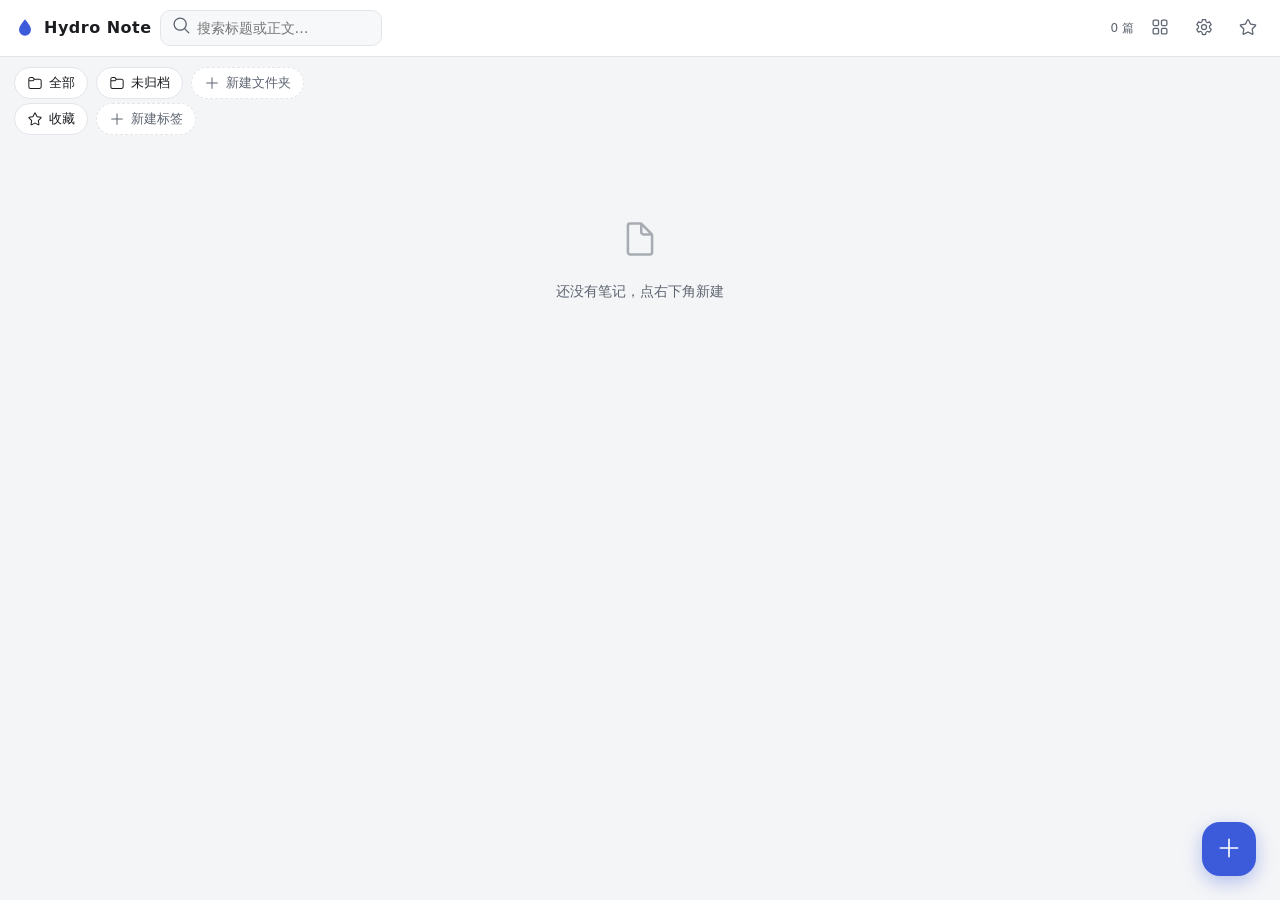
<file: index.html>
<!DOCTYPE html>
<html lang="zh-CN" data-theme="light">

<head>
  <meta charset="utf-8">
  <meta name="viewport" content="width=device-width, initial-scale=1, maximum-scale=1, user-scalable=no">
  <meta name="description" content="Hydro Note —— 手写笔记 Android App 的网页版，内置无需压感的「智能钢笔」，支持 AI 总结/提纲/问答。">
  <title>Hydro Note · 手写笔记</title>
  <link rel="icon"
    href="data:image/svg+xml,%3Csvg xmlns='http://www.w3.org/2000/svg' viewBox='0 0 24 24'%3E%3Cpath fill='%233B5BDB' d='M12 2.5c4.2 5.2 6.5 8.4 6.5 11.4A6.5 6.5 0 0 1 12 20.4a6.5 6.5 0 0 1-6.5-6.5C5.5 10.9 7.8 7.7 12 2.5z'/%3E%3C/svg%3E">
  <link rel="stylesheet" href="css/app.css">
</head>

<body>
  <!-- ============ 首页 ============ -->
  <section id="view-home" class="view">
    <header class="topbar">
      <div class="brand">
        <svg class="logo" viewBox="0 0 24 24" aria-hidden="true">
          <path d="M12 2.5c4.2 5.2 6.5 8.4 6.5 11.4A6.5 6.5 0 0 1 12 20.4a6.5 6.5 0 0 1-6.5-6.5C5.5 10.9 7.8 7.7 12 2.5z" />
        </svg>
        <span>Hydro Note</span>
      </div>
      <label class="search">
        <i data-icon="search"></i>
        <input id="home-search" type="search" placeholder="搜索标题或正文…" autocomplete="off">
      </label>
      <span class="spacer"></span>
      <span id="home-count" class="count">0 篇</span>
      <button id="home-view" class="icon-btn" title="网格 / 列表">
        <i data-icon="grid"></i>
      </button>
      <button id="home-settings" class="icon-btn" title="设置">
        <i data-icon="settings"></i>
      </button>
      <button id="home-star" class="icon-btn" title="开源仓库 · 给个 Star">
        <i data-icon="star"></i>
      </button>
    </header>

    <div class="chips" id="home-folders"></div>
    <div class="chips subtle" id="home-filters"></div>

    <main id="home-grid" class="note-grid"></main>
    <button id="home-new" class="fab" title="新建笔记">
      <i data-icon="add"></i>
    </button>
  </section>

  <!-- ============ 编辑器 ============ -->
  <section id="view-editor" class="view hidden">
    <header class="topbar ed">
      <button id="ed-back" class="icon-btn" title="回到首页">
        <i data-icon="chevron_left"></i>
      </button>
      <input id="ed-title" class="title-input" placeholder="未命名笔记">
      <span class="spacer"></span>
      <button id="ed-star" class="icon-btn" title="收藏">
        <i data-icon="star"></i>
      </button>
      <button id="ed-undo" class="icon-btn" title="撤销 (Ctrl+Z)">
        <i data-icon="undo"></i>
      </button>
      <button id="ed-redo" class="icon-btn" title="重做 (Ctrl+Shift+Z)">
        <i data-icon="redo"></i>
      </button>
      <span class="pages">
        <button id="ed-prev" class="icon-btn sm" title="上一页">
          <i data-icon="chevron_left"></i>
        </button>
        <span id="ed-pageinfo">1 / 1</span>
        <button id="ed-next" class="icon-btn sm" title="下一页">
          <i data-icon="chevron_right"></i>
        </button>
        <button id="ed-addpage" class="icon-btn sm" title="新增页">
          <i data-icon="page_add"></i>
        </button>
        <button id="ed-duppage" class="icon-btn sm" title="复制本页">
          <i data-icon="copy"></i>
        </button>
        <button id="ed-delpage" class="icon-btn sm" title="删除本页">
          <i data-icon="delete"></i>
        </button>
      </span>
      <button id="ed-layers" class="icon-btn" title="图层">
        <i data-icon="layer"></i>
      </button>
      <button id="ed-fit" class="icon-btn" title="适应窗口">
        <i data-icon="grid"></i>
      </button>
      <button id="ed-export" class="icon-btn" title="导出本页 PNG">
        <i data-icon="download"></i>
      </button>
      <button id="ed-ai" class="btn ai-btn" title="AI 助手">
        <i data-icon="sparkle"></i><span>AI</span>
      </button>
    </header>

    <div class="ed-body">
      <nav id="ed-rail" class="rail"></nav>
      <div id="ed-wrap" class="canvas-wrap">
        <canvas id="ed-canvas"></canvas>
      </div>
      <aside id="ed-panel" class="panel"></aside>
    </div>
  </section>

  <script src="js/icons.js"></script>
  <script src="js/zmath.js"></script>
  <script src="js/recognizer.js"></script>
  <script src="js/store.js"></script>
  <script src="js/render.js"></script>
  <script src="js/ai.js"></script>
  <script src="js/app.js"></script>
  <script src="js/home.js"></script>
  <script src="js/editor.js"></script>
</body>

</html>
</file>
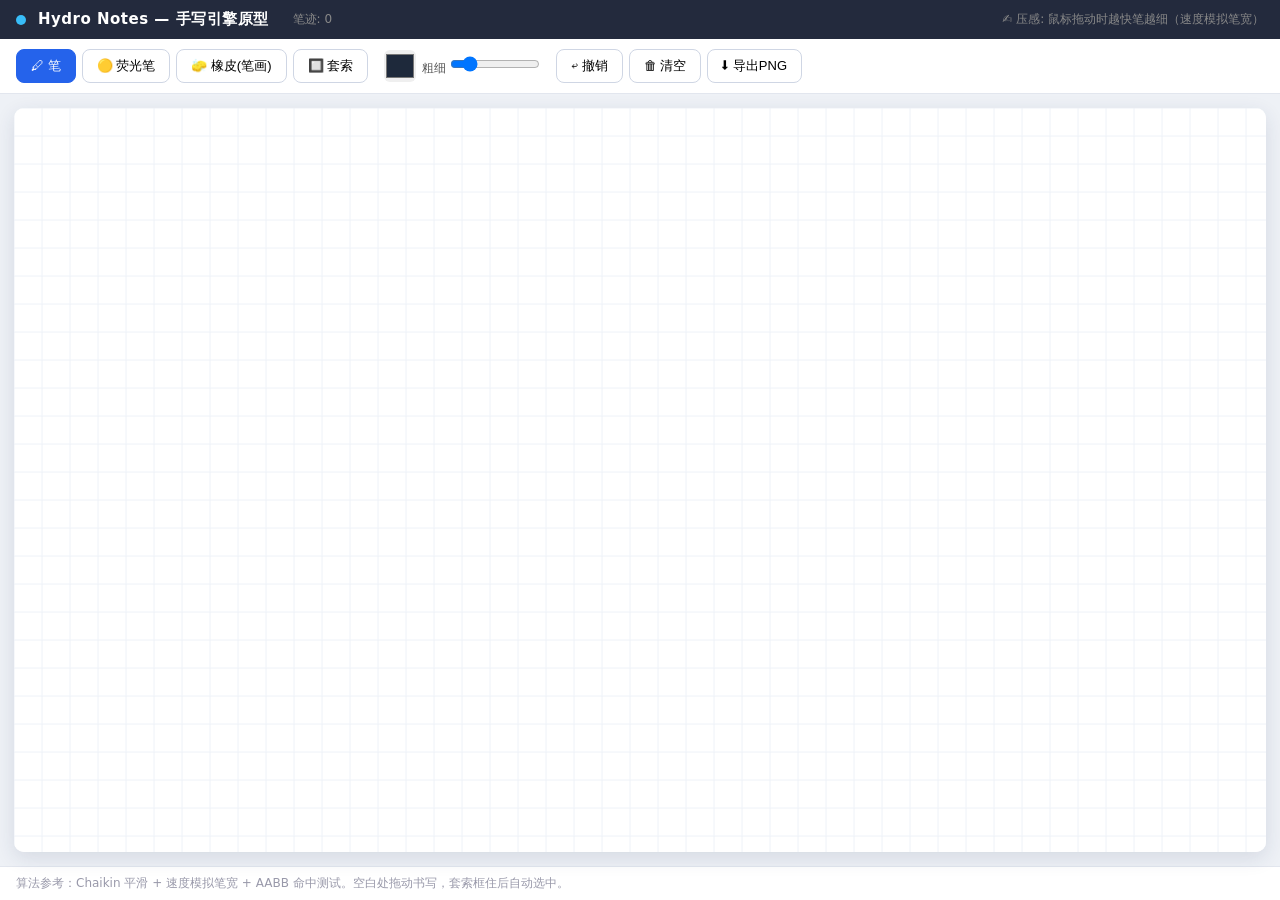
<file: android/prototype_reference.html>
<!DOCTYPE html>
<html lang="zh-CN">
<head>
<meta charset="UTF-8">
<meta name="viewport" content="width=device-width, initial-scale=1.0">
<title>Hydro Notes - 手写原型</title>
<style>
  * { box-sizing: border-box; margin: 0; }
  body { font-family: system-ui, sans-serif; background: #eef1f6; height: 100vh; display: flex; flex-direction: column; }
  header { background: #232a3d; color: #fff; padding: 10px 16px; display: flex; align-items: center; gap: 12px; font-size: 15px; }
  header .title { font-weight: 700; letter-spacing: .5px; }
  header .dot { width: 10px; height: 10px; border-radius: 50%; background: #38bdf8; }
  .toolbar { display: flex; gap: 8px; align-items: center; padding: 10px 16px; background: #fff; border-bottom: 1px solid #e2e6ee; flex-wrap: wrap; }
  .tool-group { display: flex; gap: 6px; align-items: center; margin-right: 8px; }
  .btn { padding: 7px 14px; border: 1px solid #cfd6e4; border-radius: 8px; background: #fff; cursor: pointer; font-size: 13px; }
  .btn:hover { background: #f2f5fb; }
  .btn.active { background: #2563eb; color: #fff; border-color: #2563eb; }
  label { font-size: 12px; color: #555; }
  input[type=range] { width: 90px; }
  input[type=color] { width: 32px; height: 32px; border: none; border-radius: 6px; cursor: pointer; padding: 0; }
  .canvas-wrap { flex: 1; position: relative; margin: 14px; border-radius: 10px; overflow: hidden; box-shadow: 0 6px 20px rgba(30,50,90,.12); background: #fff; }
  canvas { width: 100%; height: 100%; display: block; touch-action: none; cursor: crosshair; }
  #status { font-size: 12px; color: #888; padding: 0 12px; }
  footer { padding: 8px 16px; font-size: 12px; color: #99a; background: #fff; border-top: 1px solid #e2e6ee; }
  .tip { margin-left: auto; font-size: 12px; color: #888; }
</style>
</head>
<body>
<header>
  <span class="dot"></span>
  <span class="title">Hydro Notes — 手写引擎原型</span>
  <span id="status">笔迹: 0</span>
  <span class="tip">✍️ 压感: 鼠标拖动时越快笔越细（速度模拟笔宽）</span>
</header>

<div class="toolbar">
  <div class="tool-group">
    <button class="btn active" data-mode="pen">🖊 笔</button>
    <button class="btn" data-mode="highlighter">🟡 荧光笔</button>
    <button class="btn" data-mode="eraser">🧽 橡皮(笔画)</button>
    <button class="btn" data-mode="lasso">🔲 套索</button>
  </div>
  <div class="tool-group">
    <input type="color" id="color" value="#1e293b" title="颜色">
    <label>粗细 <input type="range" id="size" min="1" max="20" value="4"></label>
  </div>
  <div class="tool-group">
    <button class="btn" id="undo">↩ 撤销</button>
    <button class="btn" id="clear">🗑 清空</button>
    <button class="btn" id="export">⬇ 导出PNG</button>
  </div>
</div>

<div class="canvas-wrap"><canvas id="cv"></canvas></div>
<footer>算法参考：Chaikin 平滑 + 速度模拟笔宽 + AABB 命中测试。空白处拖动书写，套索框住后自动选中。</footer>

<script>
const cv = document.getElementById('cv');
const ctx = cv.getContext('2d');
function resize(){ const r=cv.parentElement.getBoundingClientRect(); cv.width=r.width*devicePixelRatio; cv.height=r.height*devicePixelRatio; }
window.addEventListener('resize', resize); resize();

let bg; // 缓存背景
function paintBg(){ bg=document.createElement('canvas'); bg.width=cv.width; bg.height=cv.height; let c=bg.getContext('2d');
  c.fillStyle='#ffffff'; c.fillRect(0,0,bg.width,bg.height);
  c.strokeStyle='#eef2f8'; c.lineWidth=1;
  const step=28*devicePixelRatio;
  for(let x=0;x<bg.width;x+=step){c.beginPath();c.moveTo(x,0);c.lineTo(x,bg.height);c.stroke();}
  for(let y=0;y<bg.height;y+=step){c.beginPath();c.moveTo(0,y);c.lineTo(bg.width,y);c.stroke();}
}
paintBg();

// ---------- 数据模型 ----------
let strokes = [];   // 每笔 = {points:[{x,y,p}], color, size, mode, bounds}
let history = [];   // 撤销栈
let mode = 'pen';
const sub = 9;      // 细分步数

function downsample(pts){ // 均匀降采样，减少冗余点
  if(pts.length<3) return pts;
  const out=[pts[0]]; let acc=0;
  for(let i=1;i<pts.length-1;i++){
    const dx=pts[i].x-pts[i-1].x, dy=pts[i].y-pts[i-1].y;
    acc+=Math.hypot(dx,dy);
    if(acc>=2){ out.push(pts[i]); acc=0; }
  }
  out.push(pts[pts.length-1]); return out;
}

function chaikin(pts, iters=1){
  if(pts.length<3) return pts;
  let p=pts;
  for(let n=0;n<iters;n++){
    const out=[p[0]];
    for(let i=0;i<p.length-1;i++){
      const a=p[i], b=p[i+1];
      out.push({x:a.x*0.75+b.x*0.25, y:a.y*0.75+b.y*0.25});
      out.push({x:a.x*0.25+b.x*0.75, y:a.y*0.25+b.y*0.75});
    }
    out.push(p[p.length-1]); p=out;
  }
  return p;
}

function strokePath(st, ctx2){
  const sm=chaikin(downsample(st.points), 1);
  ctx2.beginPath();
  ctx2.moveTo(sm[0].x, sm[0].y);
  for(let i=1;i<sm.length-1;i++){ // Catmull-Rom → Bezier 平滑过点
    const p0=sm[i-1],p1=sm[i],p2=sm[i+1];
    const c1x=p1.x+(p2.x-p0.x)/6, c1y=p1.y+(p2.y-p0.y)/6;
    const c2x=p1.x-(p2.x-p0.x)/6, c2y=p1.y-(p2.y-p0.y)/6;
    ctx2.bezierCurveTo(c1x,c1y,c2x,c2y,p2.x,p2.y);
  }
  ctx2.moveTo(sm[sm.length-1].x, sm[sm.length-1].y);
}

function renderStroke(st, ctx2, forFilter=false){
  if(st.mode==='eraser') return;
  const col=st.color;
  ctx2.globalAlpha = st.mode==='highlighter' ? 0.4 : st.size>12 ? 0.8 : 1;
  // 半透明荧光笔用整条 alpha；实线笔直接画贝塞尔
  strokePath(st, ctx2);
  ctx2.lineCap='round'; ctx2.lineJoin='round';
  ctx2.strokeStyle=col;
  if(st.mode==='highlighter' && !forFilter){
    // 荧光笔：整条一次性描边，模拟真实马克笔
    ctx2.lineWidth=st.size;
    ctx2.stroke();
  } else {
    ctx2.lineWidth=st.size;
    ctx2.stroke();
  }
  ctx2.globalAlpha=1;
}

function renderAll(){
  ctx.setTransform(devicePixelRatio,0,0,devicePixelRatio,0,0);
  ctx.scale(1/devicePixelRatio,1/devicePixelRatio); // 保持逻辑坐标
  ctx.drawImage(bg,0,0,window.innerWidth>0?cv.width:cv.width,cv.height);
  for(const st of strokes) renderStroke(st, ctx);
}

// ---------- 实时手写（动态笔宽，速度模拟） ----------
let cur=null, lastPt=null, lastT=0, lastSpeed=0;

function pt(e){ const r=cv.getBoundingClientRect(); return {x:e.clientX-r.left, y:e.clientY-r.top, p:1}; }

function speedWidth(speed){
  const base=+size.value;
  // 慢→粗，快→细；clamp
  return Math.max(0.5, Math.min(base*1.6, base*Math.max(0.2, 1.4 - speed/6)));
}

cv.addEventListener('pointerdown', e=>{
  if(e.pointerType==='mouse' && e.button!==0) return;
  cv.setPointerCapture(e.pointerId);
  const p=pt(e);
  cur={points:[p,p], color:colorInput.value, size:+size.value, mode,
       bounds:{x1:p.x,y1:p.y,x2:p.x,y2:p.y}};
  lastPt=p; lastT=performance.now(); lastSpeed=0;
  if(mode==='lasso'){ /*套索在move里处理*/ }
});

cv.addEventListener('pointermove', e=>{
  if(!cur) return;
  const p=pt(e);
  if(mode==='lasso'){
    cur.points.push(p);
    renderAll();
    ctx.setTransform(devicePixelRatio,0,0,devicePixelRatio,0,0);
    ctx.scale(1/devicePixelRatio,1/devicePixelRatio);
    ctx.strokeStyle='#2563eb'; ctx.lineWidth=1.5; ctx.setLineDash([6,4]);
    ctx.beginPath(); ctx.moveTo(cur.points[0].x,cur.points[0].y);
    for(let i=1;i<cur.points.length;i++) ctx.lineTo(cur.points[i].x,cur.points[i].y);
    ctx.stroke(); ctx.setLineDash([]);
    return;
  }
  const now=performance.now(), dt=Math.max(1,now-lastT);
  const sp=Math.hypot(p.x-lastPt.x,p.y-lastPt.y)/dt*8;
  lastSpeed=sp*0.6+lastSpeed*0.4;
  cur.points.push({...p, p: Math.max(0.05, Math.min(1, 1 - lastSpeed/18))});
  cur.bounds.x1=Math.min(cur.bounds.x1,p.x); cur.bounds.y1=Math.min(cur.bounds.y1,p.y);
  cur.bounds.x2=Math.max(cur.bounds.x2,p.x); cur.bounds.y2=Math.max(cur.bounds.y2,p.y);
  lastPt=p; lastT=now;
  // 实时绘制：重画这一笔
  renderAll();
  drawLive(cur);
});

function drawLive(st){
  ctx.setTransform(devicePixelRatio,0,0,devicePixelRatio,0,0);
  ctx.scale(1/devicePixelRatio,1/devicePixelRatio);
  // 按段动态描边（每段用本段速度定宽）
  const pts=cur.points; if(pts.length<2) return;
  ctx.lineCap='round'; ctx.lineJoin='round';
  for(let i=1;i<pts.length;i++){
    const a=pts[i-1], b=pts[i];
    const w1=speedFrom(i-1), w2=speedFrom(i);
    // 速度→笔宽
    ctx.strokeStyle=cur.color;
    ctx.globalAlpha = cur.mode==='highlighter'?0.4:1;
    ctx.lineWidth=Math.max(0.5,(w1+w2)/2);
    ctx.beginPath(); ctx.moveTo(a.x,a.y); ctx.lineTo(b.x,b.y); ctx.stroke();
  }
  ctx.globalAlpha=1;
}
function speedFrom(i){
  const pts=cur.points, base=+size.value;
  // 用相邻两点距离近似速度
  let sp=0; if(i>0){ sp=Math.hypot(pts[i].x-pts[i-1].x,pts[i].y-pts[i-1].y); }
  if(i<pts.length-1){ sp=Math.max(sp, Math.hypot(pts[i+1].x-pts[i].x,pts[i+1].y-pts[i].y)); }
  return Math.max(0.5, Math.min(base*1.6, base*Math.max(0.2,1.4-sp/6)));
}

cv.addEventListener('pointerup', e=>{
  if(!cur) return;
  cur.points=downsample(cur.points);
  if(cur.points.length>=2){
    if(mode==='lasso'){ doLasso(cur.points); }
    else if(mode==='eraser'){ doEraser(cur.points, +size.value*2); }
    else { strokes.push(cur); }
    history.push(cur); // 撤销栈
    updateStatus();
  }
  cur=null; lastPt=null;
});

// ---------- 套索：AABB 粗筛 + 多边形包含精判 ----------
function doLasso(poly){
  const bx={x1:1e9,y1:1e9,x2:-1e9,y2:-1e9};
  for(const p of poly){ bx.x1=Math.min(bx.x1,p.x); bx.y1=Math.min(bx.y1,p.y); bx.x2=Math.max(bx.x2,p.x); bx.y2=Math.max(bx.y2,p.y); }
  const inPoly=(px,py)=>{
    let inside=false;
    for(let i=0,j=poly.length-1;i<poly.length;j=i++){
      const xi=poly[i].x,yi=poly[i].y,xj=poly[j].x,yj=poly[j].y;
      if(((yi>py)!=(yj>py)) && px<(xj-xi)*(py-yi)/(yj-yi)+xi) inside=!inside;
    }
    return inside;
  };
  let hit=0;
  for(const st of strokes){
    if(st.mode==='eraser') continue;
    // 粗筛 AABB
    if(st.bounds.x2<bx.x1||st.bounds.x1>bx.x2||st.bounds.y2<bx.y1||st.bounds.y1>bx.y2) continue;
    // 精判：笔迹中点是否在套索多边形内
    let sel=false;
    for(const p of st.points){ if(inPoly(p.x,p.y)){ sel=true; break; } }
    if(sel){ hit++; /* 高亮选中 */ }
  }
  alert(`套索命中 ${hit} 条笔迹（AABB粗筛+多边形精判）`);
  renderAll();
}

// ---------- 橡皮擦：笔画擦除（AABB粗筛→距离判定删点） ----------
function doEraser(poly, radius){
  const bx={x1:1e9,y1:1e9,x2:-1e9,y2:-1e9};
  for(const p of poly){ bx.x1=Math.min(bx.x1,p.x); bx.y1=Math.min(bx.y1,p.y); bx.x2=Math.max(bx.x2,p.x); bx.y2=Math.max(bx.y2,p.y); }
  let erased=0;
  strokes=strokes.filter(st=>{
    if(st.mode==='eraser') return true;
    if(st.bounds.x2<bx.x1||st.bounds.x1>bx.x2||st.bounds.y2<bx.y1||st.bounds.y1>bx.y2) return true;
    // 留下距离擦除路径>radius 的点
    const keep=st.points.filter(p=>{
      for(const ep of poly){ if(Math.hypot(p.x-ep.x,p.y-ep.y)<=radius) return false; }
      return true;
    });
    if(keep.length===st.points.length) return true;
    if(keep.length>=2){ st.points=keep; updateBounds(st); erased++; return true; }
    erased++; return false;
  });
  if(erased) alert(`已擦除 ${erased} 段笔画`);
  renderAll(); updateStatus();
}
function updateBounds(st){
  st.bounds={x1:1e9,y1:1e9,x2:-1e9,y2:-1e9};
  for(const p of st.points){ st.bounds.x1=Math.min(st.bounds.x1,p.x); st.bounds.y1=Math.min(st.bounds.y1,p.y); st.bounds.x2=Math.max(st.bounds.x2,p.x); st.bounds.y2=Math.max(st.bounds.y2,p.y); }
}
// ---------- 工具栏 ----------
const colorInput=document.getElementById('color');
const size=document.getElementById('size');
document.querySelectorAll('[data-mode]').forEach(b=>{
  b.addEventListener('click',()=>{
    document.querySelectorAll('[data-mode]').forEach(x=>x.classList.remove('active'));
    b.classList.add('active'); mode=b.dataset.mode;
  });
});
document.getElementById('undo').onclick=()=>{
  if(strokes.length){ strokes.pop(); history.pop(); renderAll(); updateStatus(); }
};
document.getElementById('clear').onclick=()=>{ if(confirm('清空全部笔迹？')){ strokes=[]; history=[]; renderAll(); updateStatus(); }};
document.getElementById('export').onclick=()=>{
  renderAll();
  const dl=cv.toDataURL('image/png');
  const a=document.createElement('a'); a.href=dl; a.download='hydro_notes.png'; a.click();
};
size.addEventListener('input',()=>{ if(size.value>=12) document.querySelector('[data-mode=highlighter]')&&colorInput.value; });
colorInput.addEventListener('input',()=>{ if(cur) cur.color=colorInput.value; });
function updateStatus(){ document.getElementById('status').textContent=`笔迹: ${strokes.length}`; }

renderAll();
</script>
</body>
</html>
</file>
<file: css/app.css>
/* Hydro Note · 网页版
 * 视觉语言与 Android 版对齐：Fluent 24 图标、圆角 12/16、靛蓝主色、
 * 左侧竖排工具盘 + 右侧属性面板。三套主题：浅色 / 米黄纸 / 深色。
 */
:root {
  --brand: #3B5BDB;
  --brand-soft: #EEF1FD;
  --bg: #F4F5F7;
  --surface: #FFFFFF;
  --surface-2: #F7F8FA;
  --canvas-bg: #E6E8EC;
  --text: #1B1D21;
  --text-2: #5D6470;
  --line: #E3E5EA;
  --shadow: 0 2px 8px rgba(20, 24, 40, .08);
  --radius: 12px;
}

html[data-theme="paper"] {
  --bg: #F2E9D8;
  --surface: #FBF6EA;
  --surface-2: #F5EDDD;
  --canvas-bg: #E6DBC6;
  --text: #3A3128;
  --text-2: #7A6B57;
  --line: #E2D5BE;
}

html[data-theme="dark"] {
  --brand: #7C93FF;
  --brand-soft: #232741;
  --bg: #121319;
  --surface: #1A1C23;
  --surface-2: #212430;
  --canvas-bg: #0C0D11;
  --text: #E8E9EF;
  --text-2: #9BA1B2;
  --line: #2C3040;
  --shadow: 0 2px 10px rgba(0, 0, 0, .4);
}

* {
  box-sizing: border-box;
  -webkit-tap-highlight-color: transparent;
}

html,
body {
  height: 100%;
  margin: 0;
}

body {
  font: 14px/1.5 "Segoe UI", system-ui, -apple-system, "PingFang SC", "Microsoft YaHei", sans-serif;
  background: var(--bg);
  color: var(--text);
  overflow: hidden;
}

.view {
  position: absolute;
  inset: 0;
  display: flex;
  flex-direction: column;
}

.hidden {
  display: none !important;
}

.spacer {
  flex: 1;
}

svg {
  width: 20px;
  height: 20px;
  flex: none;
}

/* ---------- 通用控件 ---------- */
.icon-btn {
  display: inline-flex;
  align-items: center;
  justify-content: center;
  width: 36px;
  height: 36px;
  padding: 0;
  border: 0;
  border-radius: 10px;
  background: transparent;
  color: var(--text-2);
  cursor: pointer;
  transition: background .15s, color .15s;
}

.icon-btn:hover:not(:disabled) {
  background: var(--surface-2);
  color: var(--text);
}

.icon-btn:disabled {
  opacity: .35;
  cursor: default;
}

.icon-btn.sm {
  width: 30px;
  height: 30px;
  border-radius: 8px;
}

.icon-btn.on {
  color: #F2B705;
}

.btn {
  display: inline-flex;
  align-items: center;
  gap: 6px;
  height: 34px;
  padding: 0 14px;
  border: 1px solid var(--line);
  border-radius: 10px;
  background: var(--surface);
  color: var(--text);
  font-size: 13px;
  cursor: pointer;
}

.btn:hover {
  background: var(--surface-2);
}

.btn.primary {
  background: var(--brand);
  border-color: var(--brand);
  color: #fff;
}

.btn.primary:hover {
  filter: brightness(1.08);
}

.btn.danger {
  color: #D64545;
  border-color: #E9B8B8;
}

.btn.sm {
  height: 30px;
  padding: 0 10px;
  font-size: 12px;
}

.ai-btn {
  border-color: transparent;
  background: var(--brand-soft);
  color: var(--brand);
  font-weight: 600;
}

input[type=text],
input[type=search],
input[type=password],
textarea {
  font: inherit;
  color: var(--text);
  background: var(--surface);
  border: 1px solid var(--line);
  border-radius: 10px;
  padding: 8px 10px;
  outline: none;
}

input:focus,
textarea:focus {
  border-color: var(--brand);
}

input[type=range] {
  width: 100%;
  accent-color: var(--brand);
}

/* ---------- 顶栏 ---------- */
.topbar {
  display: flex;
  align-items: center;
  gap: 8px;
  padding: 10px 14px;
  background: var(--surface);
  border-bottom: 1px solid var(--line);
  flex: none;
}

.brand {
  display: flex;
  align-items: center;
  gap: 8px;
  font-weight: 600;
  font-size: 16px;
  letter-spacing: .5px;
}

.logo {
  width: 22px;
  height: 22px;
  fill: var(--brand);
}

.search {
  display: flex;
  align-items: center;
  gap: 6px;
  padding: 0 10px;
  height: 36px;
  min-width: 220px;
  border: 1px solid var(--line);
  border-radius: 10px;
  background: var(--surface-2);
  color: var(--text-2);
}

.search input {
  border: 0;
  background: transparent;
  padding: 0;
  width: 100%;
}

.search input:focus {
  border: 0;
}

.count {
  color: var(--text-2);
  font-size: 12px;
}

.title-input {
  flex: 1;
  max-width: 320px;
  border: 1px solid transparent;
  background: transparent;
  font-size: 15px;
  font-weight: 600;
}

.title-input:hover {
  border-color: var(--line);
}

.pages {
  display: inline-flex;
  align-items: center;
  gap: 2px;
  padding: 0 6px;
  border-left: 1px solid var(--line);
  border-right: 1px solid var(--line);
  margin: 0 4px;
  color: var(--text-2);
  font-size: 12px;
}

/* ---------- 文件夹 / 筛选 chip ---------- */
.chips {
  display: flex;
  gap: 8px;
  padding: 10px 14px 4px;
  overflow-x: auto;
  flex: none;
  scrollbar-width: none;
}

.chips::-webkit-scrollbar {
  display: none;
}

.chip {
  display: inline-flex;
  align-items: center;
  gap: 6px;
  height: 32px;
  padding: 0 12px;
  border: 1px solid var(--line);
  border-radius: 16px;
  background: var(--surface);
  color: var(--text);
  font-size: 13px;
  white-space: nowrap;
  cursor: pointer;
}

.chip svg {
  width: 16px;
  height: 16px;
}

.chip:hover {
  background: var(--surface-2);
}

.chip.sel {
  background: var(--brand);
  border-color: var(--brand);
  color: #fff;
}

.chip.add {
  color: var(--text-2);
  border-style: dashed;
}

.chips.subtle {
  padding-top: 0;
  padding-bottom: 8px;
}

.fd {
  width: 10px;
  height: 10px;
  border-radius: 3px;
  flex: none;
}

.inline-fd {
  display: inline-block;
  width: 8px;
  height: 8px;
  border-radius: 2px;
  margin-right: 4px;
}

/* ---------- 笔记网格 ---------- */
.note-grid {
  flex: 1;
  overflow: auto;
  display: grid;
  grid-template-columns: repeat(auto-fill, minmax(190px, 1fr));
  gap: 14px;
  padding: 6px 14px 90px;
  align-content: start;
}

.note-grid.list {
  grid-template-columns: 1fr;
}

.note-card {
  background: var(--surface);
  border: 1px solid var(--line);
  border-radius: var(--radius);
  box-shadow: var(--shadow);
  overflow: hidden;
  display: flex;
  flex-direction: column;
  transition: transform .12s;
}

.note-card:hover {
  transform: translateY(-2px);
}

.note-grid.list .note-card {
  flex-direction: row;
  align-items: center;
}

.cover {
  border: 0;
  padding: 0;
  background: #fff;
  cursor: pointer;
  display: block;
  width: 100%;
}

.note-grid.list .cover {
  width: 90px;
  flex: none;
}

.cover canvas {
  display: block;
  width: 100%;
  height: auto;
  aspect-ratio: 280/360;
}

.note-grid.list .cover canvas {
  aspect-ratio: 1;
}

.meta {
  padding: 8px 10px 4px;
  min-width: 0;
}

.meta .title {
  font-weight: 600;
  overflow: hidden;
  text-overflow: ellipsis;
  white-space: nowrap;
}

.meta .sub {
  color: var(--text-2);
  font-size: 12px;
}

.acts {
  display: flex;
  gap: 2px;
  padding: 2px 6px 6px;
  margin-top: auto;
  justify-content: flex-end;
}

.acts .icon-btn {
  width: 32px;
  height: 32px;
}

.empty {
  grid-column: 1/-1;
  display: flex;
  flex-direction: column;
  align-items: center;
  gap: 8px;
  padding: 70px 0;
  color: var(--text-2);
}

.empty svg {
  width: 40px;
  height: 40px;
  opacity: .5;
}

.fab {
  position: fixed;
  right: 24px;
  bottom: 24px;
  width: 54px;
  height: 54px;
  border: 0;
  border-radius: 18px;
  background: var(--brand);
  color: #fff;
  box-shadow: 0 6px 18px rgba(59, 91, 219, .35);
  cursor: pointer;
  display: grid;
  place-items: center;
}

.fab svg {
  width: 26px;
  height: 26px;
}

/* ---------- 编辑器布局 ---------- */
.ed-body {
  flex: 1;
  display: flex;
  min-height: 0;
  flex-direction: row;
}

#view-editor.left-hand .ed-body {
  flex-direction: row-reverse;
}

.rail {
  width: 52px;
  flex: none;
  display: flex;
  flex-direction: column;
  align-items: center;
  gap: 2px;
  padding: 8px 0;
  overflow-y: auto;
  background: var(--surface);
  border-right: 1px solid var(--line);
  scrollbar-width: none;
}

#view-editor.left-hand .rail {
  border-right: 0;
  border-left: 1px solid var(--line);
}

.rail::-webkit-scrollbar {
  display: none;
}

.rail-btn {
  width: 40px;
  height: 40px;
  display: grid;
  place-items: center;
  border: 0;
  border-radius: 10px;
  background: transparent;
  color: var(--text-2);
  cursor: pointer;
}

.rail-btn svg {
  width: 22px;
  height: 22px;
}

.rail-btn:hover {
  background: var(--surface-2);
}

.rail-btn.sel {
  background: var(--brand-soft);
  color: var(--brand);
}

/* 分组抽屉按钮：右下角一个小圆点，提示「点开还有更多」 */
.rail-btn.grp {
  position: relative;
}

.rail-btn.grp .dot {
  position: absolute;
  right: 6px;
  bottom: 6px;
  width: 5px;
  height: 5px;
  border-radius: 50%;
  background: var(--text-3);
}

.rail-btn.grp.sel .dot {
  background: var(--brand);
}

/* 工具抽屉浮层：用 fixed 脱离 rail 布局，否则会被父容器的 overflow 裁掉 */
.tool-pop {
  position: fixed;
  z-index: 60;
  min-width: 148px;
  padding: 6px;
  border-radius: 12px;
  background: var(--surface);
  border: 1px solid var(--line);
  box-shadow: 0 8px 24px rgba(0, 0, 0, .18);
}

.tool-pop .pop-title {
  padding: 4px 8px 6px;
  font-size: 11px;
  color: var(--text-3);
}

.tool-pop .pop-item {
  width: 100%;
  display: flex;
  align-items: center;
  gap: 10px;
  padding: 8px;
  border: 0;
  border-radius: 8px;
  background: transparent;
  color: var(--text-1);
  font-size: 13px;
  cursor: pointer;
  text-align: left;
}

.tool-pop .pop-item svg {
  width: 20px;
  height: 20px;
  flex: none;
}

.tool-pop .pop-item:hover {
  background: var(--surface-2);
}

.tool-pop .pop-item.sel {
  background: var(--brand-soft);
  color: var(--brand);
}

.repo-line {
  margin: 10px 0 0;
  padding: 8px 10px;
  border-radius: 8px;
  background: var(--surface-2);
  font-size: 12px;
  word-break: break-all;
  user-select: all;
}

.canvas-wrap {
  flex: 1;
  position: relative;
  min-width: 0;
  background: var(--canvas-bg);
  overflow: hidden;
  touch-action: none;
}

#ed-canvas {
  position: absolute;
  inset: 0;
  display: block;
}

.float-text {
  position: absolute;
  z-index: 5;
  min-width: 160px;
  min-height: 28px;
  padding: 2px 4px;
  border: 1px dashed var(--brand);
  border-radius: 6px;
  background: rgba(255, 255, 255, .9);
  font-family: inherit;
  resize: both;
  outline: none;
}

.panel {
  width: 268px;
  flex: none;
  padding: 12px;
  overflow-y: auto;
  background: var(--surface);
  border-left: 1px solid var(--line);
}

.panel h3 {
  margin: 2px 0 10px;
  font-size: 13px;
  color: var(--text-2);
  font-weight: 600;
  display: flex;
  align-items: center;
  gap: 6px;
}

.badge {
  font-size: 11px;
  padding: 1px 6px;
  border-radius: 6px;
  background: var(--brand-soft);
  color: var(--brand);
}

.grp {
  margin-bottom: 14px;
}

.grp.inline {
  display: flex;
  align-items: center;
  justify-content: space-between;
}

.lbl {
  display: block;
  font-size: 12px;
  color: var(--text-2);
  margin-bottom: 6px;
}

.lbl em,
.field em {
  font-style: normal;
  color: var(--text);
  float: right;
}

.swatches {
  display: flex;
  flex-wrap: wrap;
  gap: 6px;
}

.sw {
  width: 24px;
  height: 24px;
  border-radius: 7px;
  border: 2px solid transparent;
  outline: 1px solid var(--line);
  cursor: pointer;
  padding: 0;
}

.sw.sel {
  border-color: var(--text);
}

.sw.custom {
  display: inline-grid;
  place-items: center;
  overflow: hidden;
  background: conic-gradient(red, yellow, lime, cyan, blue, magenta, red);
}

.sw.custom input {
  width: 40px;
  height: 40px;
  border: 0;
  padding: 0;
  opacity: 0;
  cursor: pointer;
}

.seg {
  display: flex;
  gap: 4px;
}

.seg button {
  flex: 1;
  height: 30px;
  border: 1px solid var(--line);
  border-radius: 8px;
  background: var(--surface);
  color: var(--text-2);
  font-size: 12px;
  cursor: pointer;
}

.seg button.sel {
  background: var(--brand);
  border-color: var(--brand);
  color: #fff;
}

.hint {
  font-size: 12px;
  color: var(--text-2);
  line-height: 1.6;
  margin: 8px 0 0;
}

/* ---------- AI 面板 ---------- */
.ai-grid {
  display: grid;
  grid-template-columns: 1fr 1fr;
  gap: 6px;
  margin-bottom: 12px;
}

.ai-act {
  display: flex;
  align-items: center;
  gap: 6px;
  height: 34px;
  padding: 0 8px;
  border: 1px solid var(--line);
  border-radius: 9px;
  background: var(--surface);
  color: var(--text);
  font-size: 12px;
  cursor: pointer;
}

.ai-act:hover {
  background: var(--brand-soft);
  border-color: var(--brand);
  color: var(--brand);
}

.ai-act svg {
  width: 16px;
  height: 16px;
}

#ed-panel textarea {
  width: 100%;
  resize: vertical;
  margin-bottom: 8px;
}

.row-btns {
  display: flex;
  flex-wrap: wrap;
  gap: 6px;
}

.ai-out {
  min-height: 160px;
  max-height: 46vh;
  overflow: auto;
  padding: 10px;
  border: 1px solid var(--line);
  border-radius: 10px;
  background: var(--surface-2);
  font-size: 13px;
  line-height: 1.75;
  white-space: pre-wrap;
}

/* ---------- 图层 ---------- */
.layers {
  display: flex;
  flex-direction: column;
  gap: 2px;
}

.layer-row {
  display: flex;
  align-items: center;
  gap: 6px;
  padding: 5px 6px;
  border-radius: 8px;
  font-size: 12px;
}

.layer-row:hover {
  background: var(--surface-2);
}

.layer-row span {
  flex: 1;
}

/* ---------- 对话框 ---------- */
.scrim {
  position: fixed;
  inset: 0;
  background: rgba(16, 18, 28, .42);
  display: grid;
  place-items: center;
  z-index: 50;
  padding: 16px;
}

.dialog {
  width: 380px;
  max-width: 100%;
  max-height: 86vh;
  overflow: auto;
  background: var(--surface);
  border-radius: 16px;
  box-shadow: 0 18px 50px rgba(10, 12, 24, .28);
}

.dialog.wide {
  width: 460px;
}

.dialog-head {
  display: flex;
  align-items: center;
  justify-content: space-between;
  padding: 14px 16px 6px;
  font-weight: 600;
}

.dialog-body {
  padding: 6px 16px 10px;
}

.dialog-foot {
  display: flex;
  justify-content: flex-end;
  gap: 8px;
  padding: 10px 16px 16px;
}

.field {
  display: block;
  margin-bottom: 12px;
}

.field>span {
  display: block;
  font-size: 12px;
  color: var(--text-2);
  margin-bottom: 6px;
}

.field input[type=text],
.field input[type=password] {
  width: 100%;
}

.field.inline {
  display: flex;
  align-items: center;
  justify-content: space-between;
}

.field.inline>span {
  margin: 0;
}

.dlg-msg {
  margin: 0;
  line-height: 1.7;
}

.dlg-list {
  display: flex;
  flex-direction: column;
  gap: 2px;
}

.dlg-list .row {
  display: flex;
  align-items: center;
  gap: 10px;
  padding: 10px;
  border: 0;
  border-radius: 10px;
  background: transparent;
  color: var(--text);
  font-size: 13px;
  cursor: pointer;
  text-align: left;
}

.dlg-list .row:hover {
  background: var(--surface-2);
}

.dlg-list .row.danger {
  color: #D64545;
}

.dlg-list .row.add {
  color: var(--brand);
  border-top: 1px dashed var(--line);
  border-radius: 0 0 10px 10px;
}

/* ---------- 新建笔记纸张模板 ---------- */
.tpl {
  display: grid;
  grid-template-columns: repeat(auto-fill, minmax(104px, 1fr));
  gap: 8px;
}

.tp {
  border: 1px solid var(--line);
  border-radius: 10px;
  background: var(--surface);
  padding: 6px;
  cursor: pointer;
  display: flex;
  flex-direction: column;
  align-items: center;
  gap: 2px;
}

.tp.sel {
  border-color: var(--brand);
  box-shadow: 0 0 0 2px var(--brand-soft);
}

.tp canvas {
  width: 96px;
  height: 128px;
  border-radius: 6px;
}

.tp span {
  font-size: 13px;
  font-weight: 600;
}

.tp em {
  font-style: normal;
  font-size: 11px;
  color: var(--text-2);
}

.settings hr {
  border: 0;
  border-top: 1px solid var(--line);
  margin: 14px 0;
}

.crop-prev {
  display: grid;
  place-items: center;
  margin-bottom: 10px;
  background: var(--surface-2);
  border-radius: 10px;
  padding: 8px;
}

.crop-prev canvas {
  max-width: 100%;
  border-radius: 6px;
}

/* ---------- Toast ---------- */
.toast {
  position: fixed;
  left: 50%;
  bottom: 28px;
  transform: translate(-50%, 20px);
  padding: 10px 18px;
  border-radius: 12px;
  background: rgba(24, 26, 34, .92);
  color: #fff;
  font-size: 13px;
  opacity: 0;
  pointer-events: none;
  transition: opacity .2s, transform .2s;
  z-index: 80;
  max-width: 80vw;
  text-align: center;
}

.toast.show {
  opacity: 1;
  transform: translate(-50%, 0);
}

/* ---------- 窄屏 ---------- */
@media (max-width: 720px) {
  .panel {
    position: absolute;
    right: 0;
    top: 0;
    bottom: 0;
    width: 260px;
    box-shadow: var(--shadow);
  }

  .search {
    min-width: 0;
    flex: 1;
  }

  .brand span {
    display: none;
  }
}
</file>
